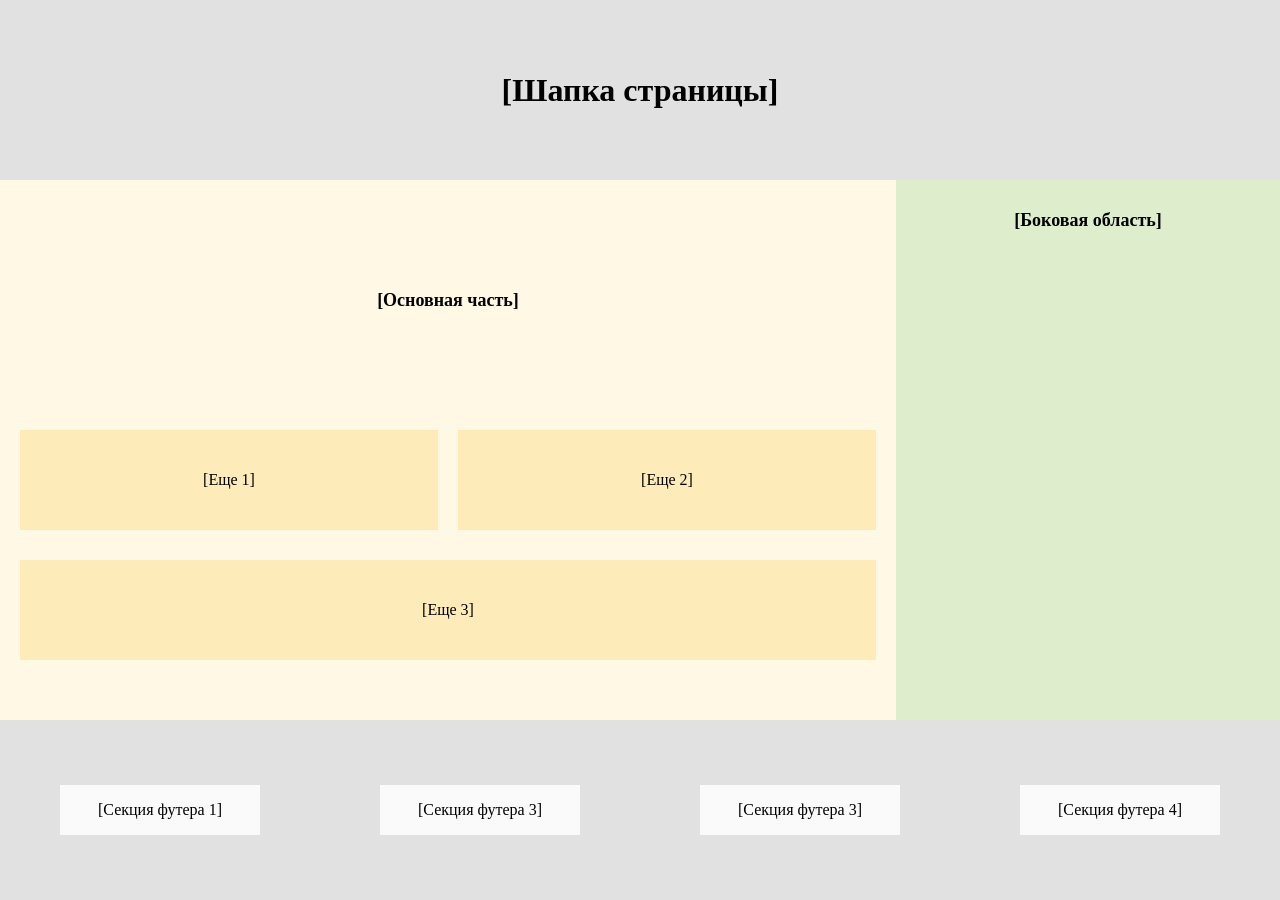
<file: index.html>
<!DOCTYPE html>
<html lang="en">
<head>
    <meta charset="UTF-8">
    <meta http-equiv="X-UA-Compatible" content="IE=edge">
    <meta name="viewport" content="width=device-width, initial-scale=1.0">
    <link rel="stylesheet" href="style.css">
    <title>ДОМАШКА!</title>
</head>
<body>
    <div class="content">
    <header>
        <h1>[Шапка страницы]</h1></header>
    <main>
        
        <div class="main_section">[Основная часть]</div>
        <div class="box1">[Еще 1]</div>
        <div class="box2">[Еще 2]</div>
        <div class="box3">[Еще 3]</div>
    
    </main>
<aside>[Боковая область]</aside>
    <footer>
<div class="box_footer">[Секция футера 1]</div>
<div class="box_footer">[Секция футера 3]</div>
<div class="box_footer">[Секция футера 3]</div>
<div class="box_footer">[Секция футера 4]</div>

    </footer>
</div>
</body>
</html>
</file>
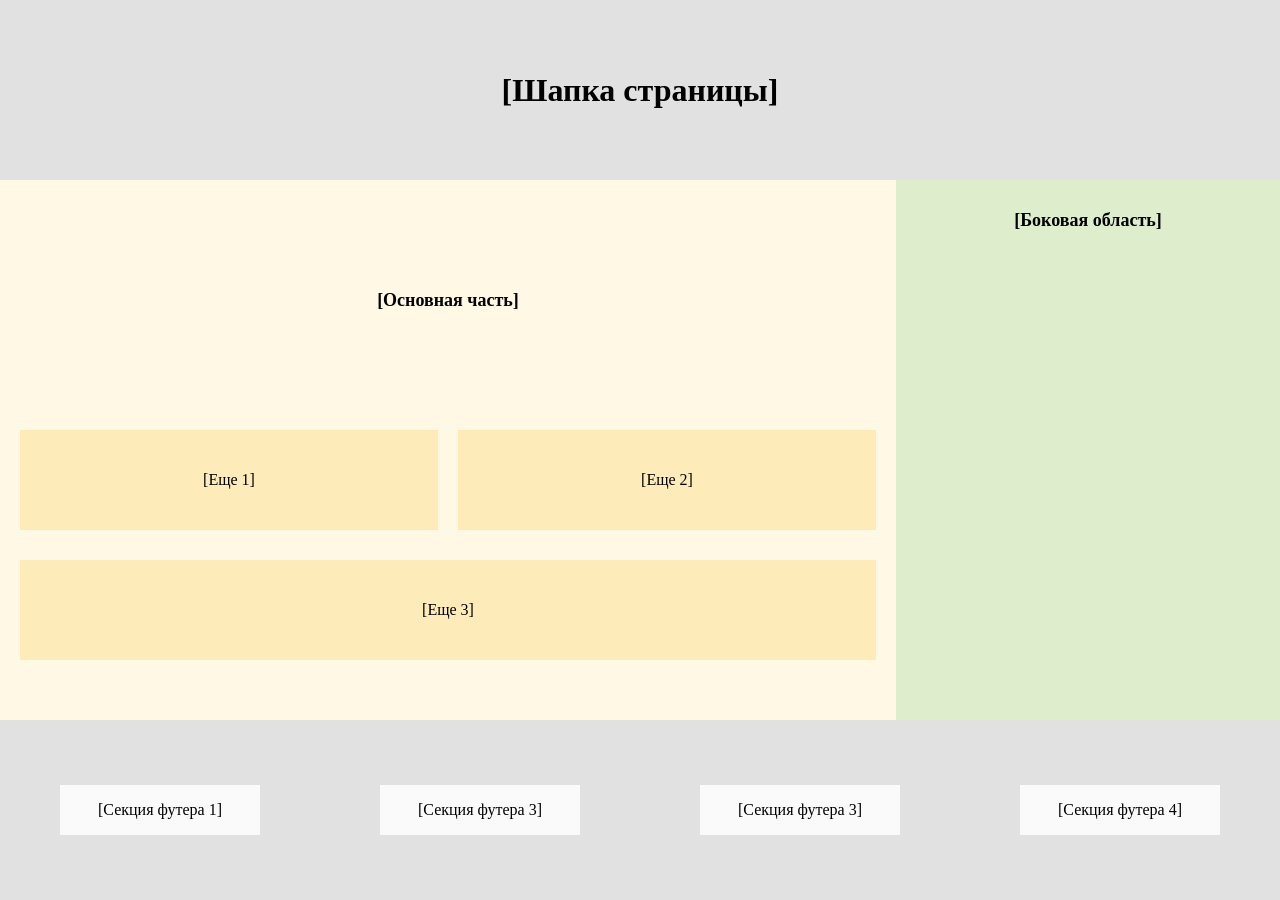
<file: Задание 2/index.html>
<!DOCTYPE html>
<html lang="en">
<head>
    <meta charset="UTF-8">
    <meta http-equiv="X-UA-Compatible" content="IE=edge">
    <meta name="viewport" content="width=device-width, initial-scale=1.0">
    <link rel="stylesheet" href="style.css">
    <title>ДОМАШКА!</title>
</head>
<body>
    <div class="content">
    <header>
        <h1>[Шапка страницы]</h1></header>
    <main>
        
        <div class="main_section">[Основная часть]</div>
        <div class="box1">[Еще 1]</div>
        <div class="box2">[Еще 2]</div>
        <div class="box3">[Еще 3]</div>
    </main>
<aside>[Боковая область]</aside>
    <footer>
<div class="box_footer">[Секция футера 1]</div>
<div class="box_footer">[Секция футера 3]</div>
<div class="box_footer">[Секция футера 3]</div>
<div class="box_footer">[Секция футера 4]</div>
    </footer>
</div>
</body>
</html>
</file>
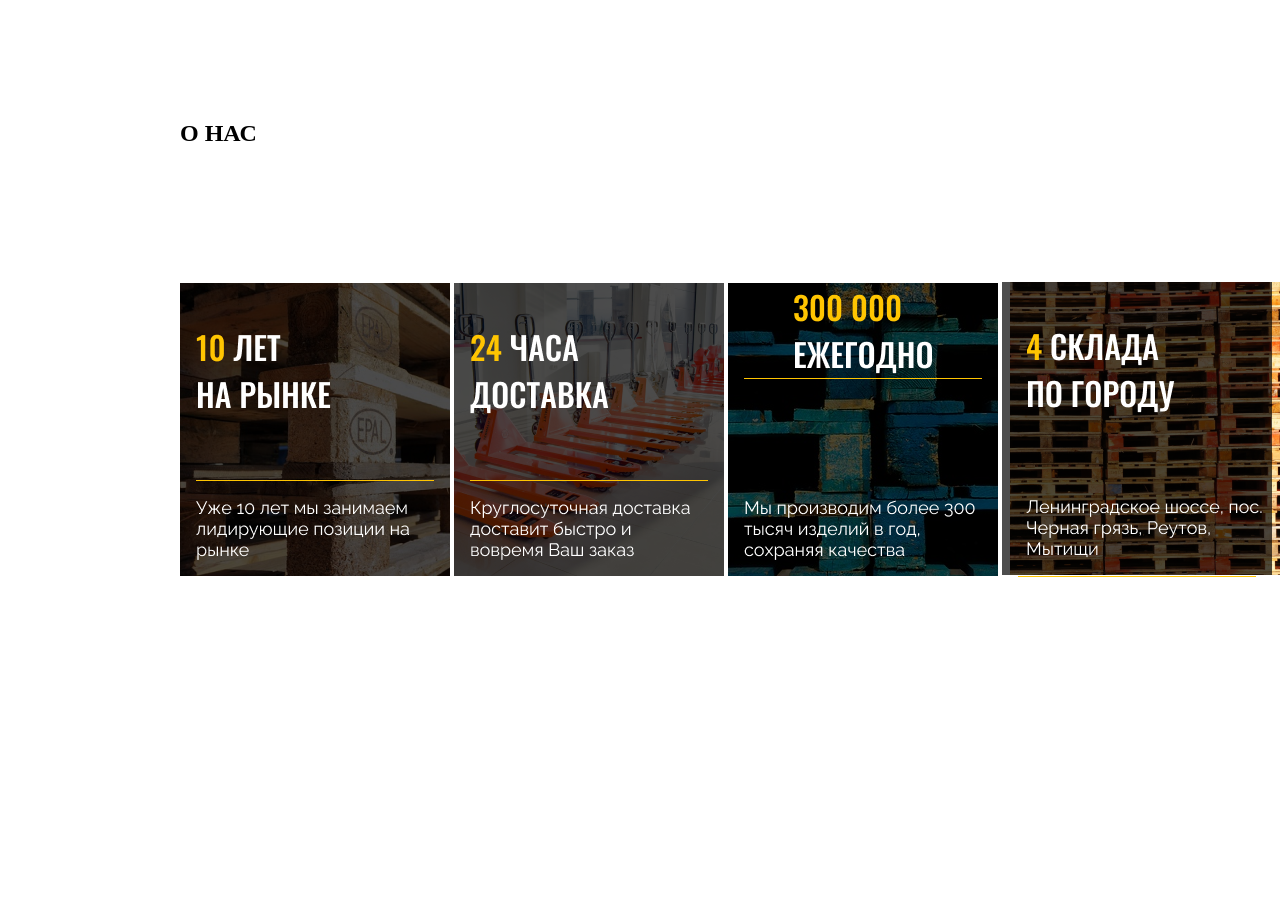
<file: MAKET FIGMA/about.html>
<!DOCTYPE html>
<html lang="en">
<head>
    <meta charset="UTF-8">
    <meta http-equiv="X-UA-Compatible" content="IE=edge">
    <meta name="viewport" content="width=device-width, initial-scale=1.0">
    <title>О НАС</title>
    <link rel="stylesheet" href="./about.css">
    <link rel="stylesheet" href="normalize.css">
</head>
<body>
    <h2>О НАС</h2>
    <div class="images">
        <img src="./assets/Group 1.png" alt="Group1">
        <img src="./assets/10let.png" alt="Group2">
        <img src="./assets/Group 2.png" alt="Group3">
        <img src="./assets/Group 3.png" alt="Group4">
    </div>
</body>
</html>
</file>
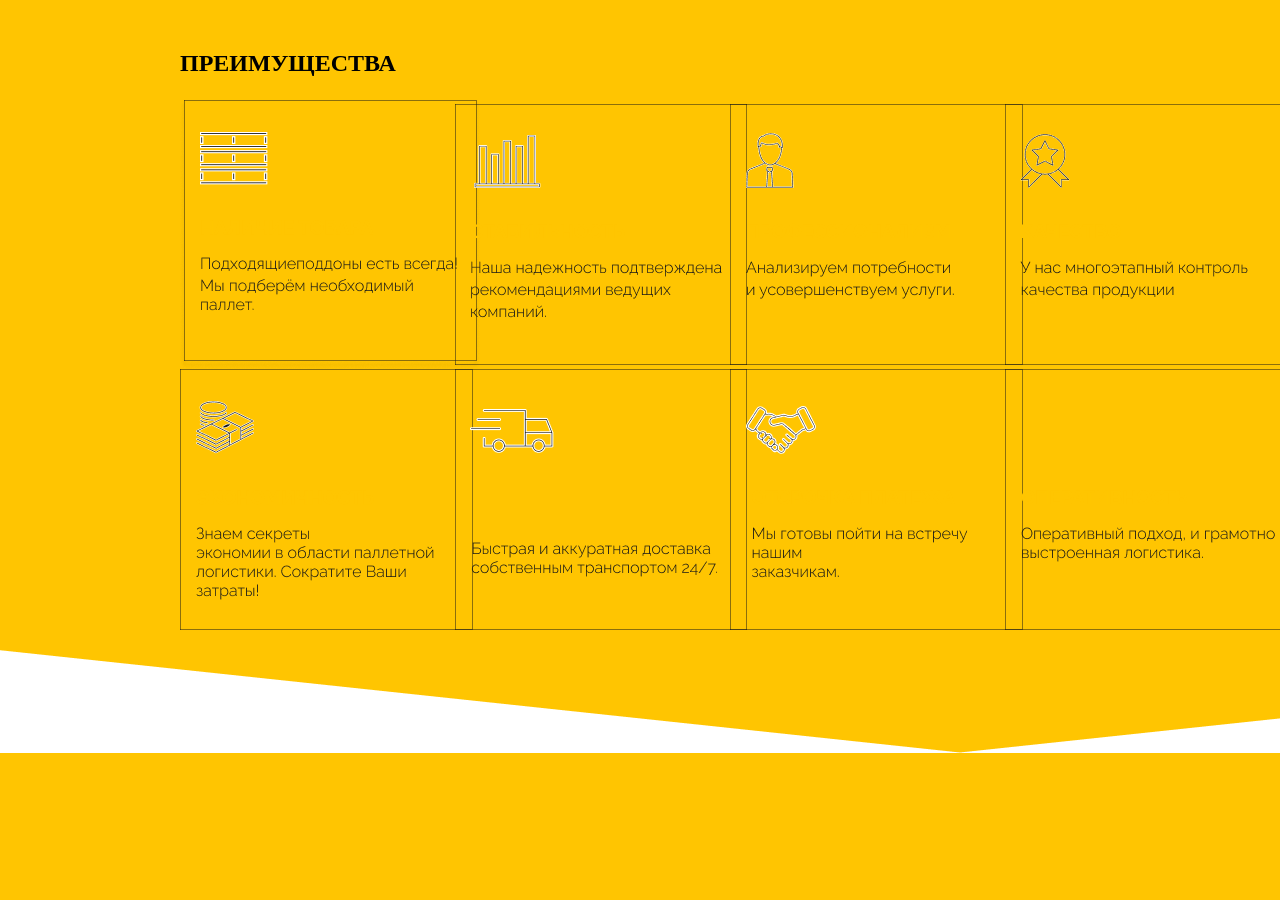
<file: MAKET FIGMA/advantages.html>
<!DOCTYPE html>
<html lang="en">
<head>
    <meta charset="UTF-8">
    <meta http-equiv="X-UA-Compatible" content="IE=edge">
    <meta name="viewport" content="width=device-width, initial-scale=1.0">
    <title>ПРЕИМУЩЕСТВА</title>
    <link rel="stylesheet" href="./advantages.css">
    <link rel="stylesheet" href="normalize.css">
</head>
<body>
    <h2>ПРЕИМУЩЕСТВА</h2>
    <!-- <div class="background2"><img src="./assets/background2.png" alt="background2"></div> -->
    <div class="images">
        <img src="./assets/a1.png" alt="a1">
        <img src="./assets/a2.png" alt="a2">
        <img src="./assets/a3.png" alt="a3">
        <img src="./assets/a4.png" alt="a4">
        <img src="./assets/a5.png" alt="a5">
        <img src="./assets/a6.png" alt="a6">
        <img src="./assets/a7.png" alt="a7">
        <img src="./assets/a8.png" alt="a8">
    </div>
</body>
</html>
</file>
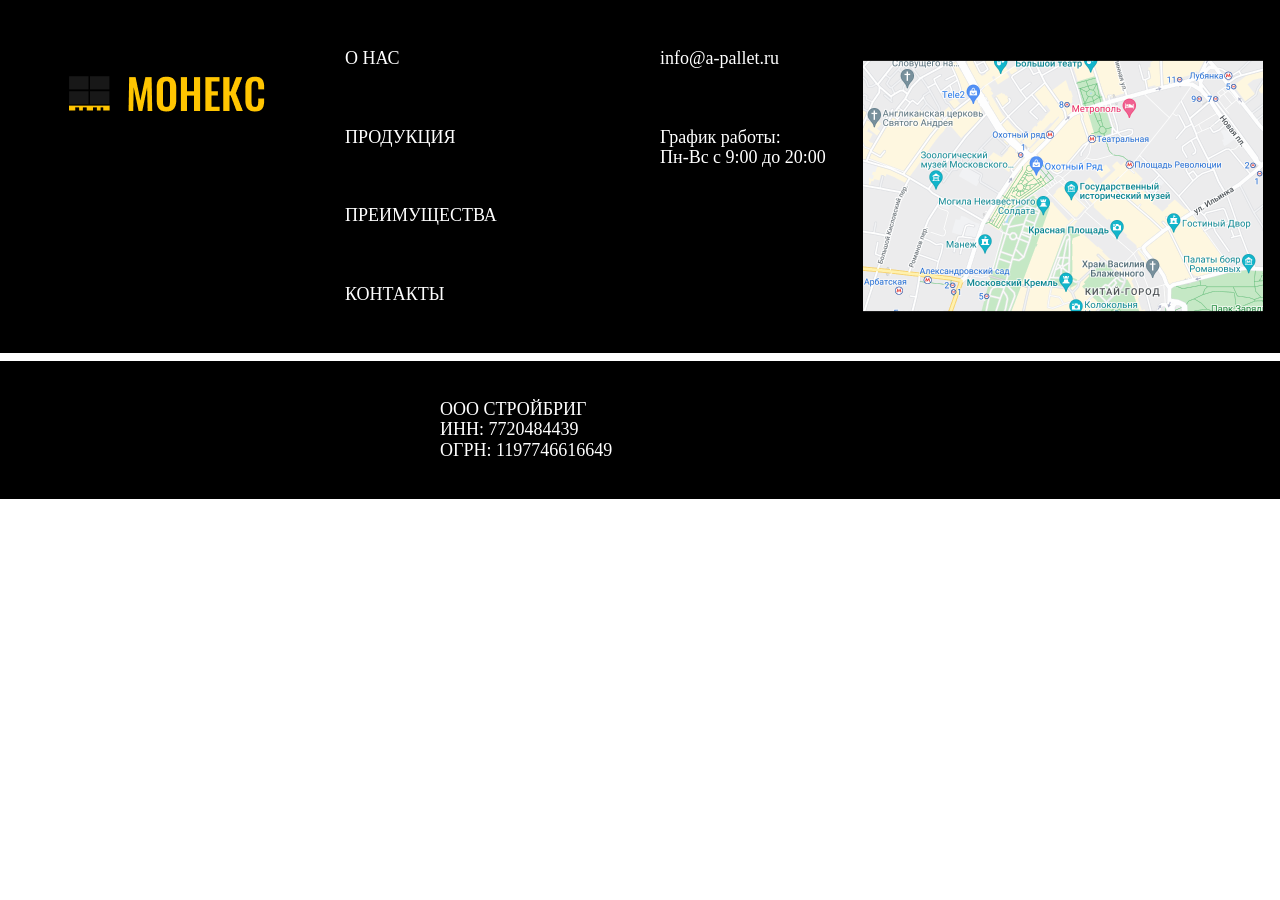
<file: MAKET FIGMA/contacts.html>
<!DOCTYPE html>
<html lang="en">
<head>
    <meta charset="UTF-8">
    <meta http-equiv="X-UA-Compatible" content="IE=edge">
    <meta name="viewport" content="width=device-width, initial-scale=1.0">
    <title>КОНТАКТЫ</title>
    <link rel="stylesheet" href="./contacts.css">
    <link rel="stylesheet" href="normalize.css">
</head>
<body>
    <div class="container">
<div class="logo"><img src="./assets/logo_footer.png" alt="logo_footer"></div>
<div class="menu">
      <p class="box1">О НАС</p>
      <p class="box1">ПРОДУКЦИЯ</p>
      <p class="box1">ПРЕИМУЩЕСТВА</p>
      <p class="box1">КОНТАКТЫ</p>
    </div>
    <div class="mail">
      <p class="box2">info@a-pallet.ru</p>
      <p class="box2">График работы:<br>
        Пн-Вс с 9:00 до 20:00</p></div>
        <div class="map"><img src="./assets/map.png" alt="map"></div>
    </div>
    <hr>
    <footer>
        <p class="box_down">ООО СТРОЙБРИГ<br>
            ИНН: 7720484439 <br>
            ОГРН:  1197746616649</p>
</footer>
</body>
</html>
</file>
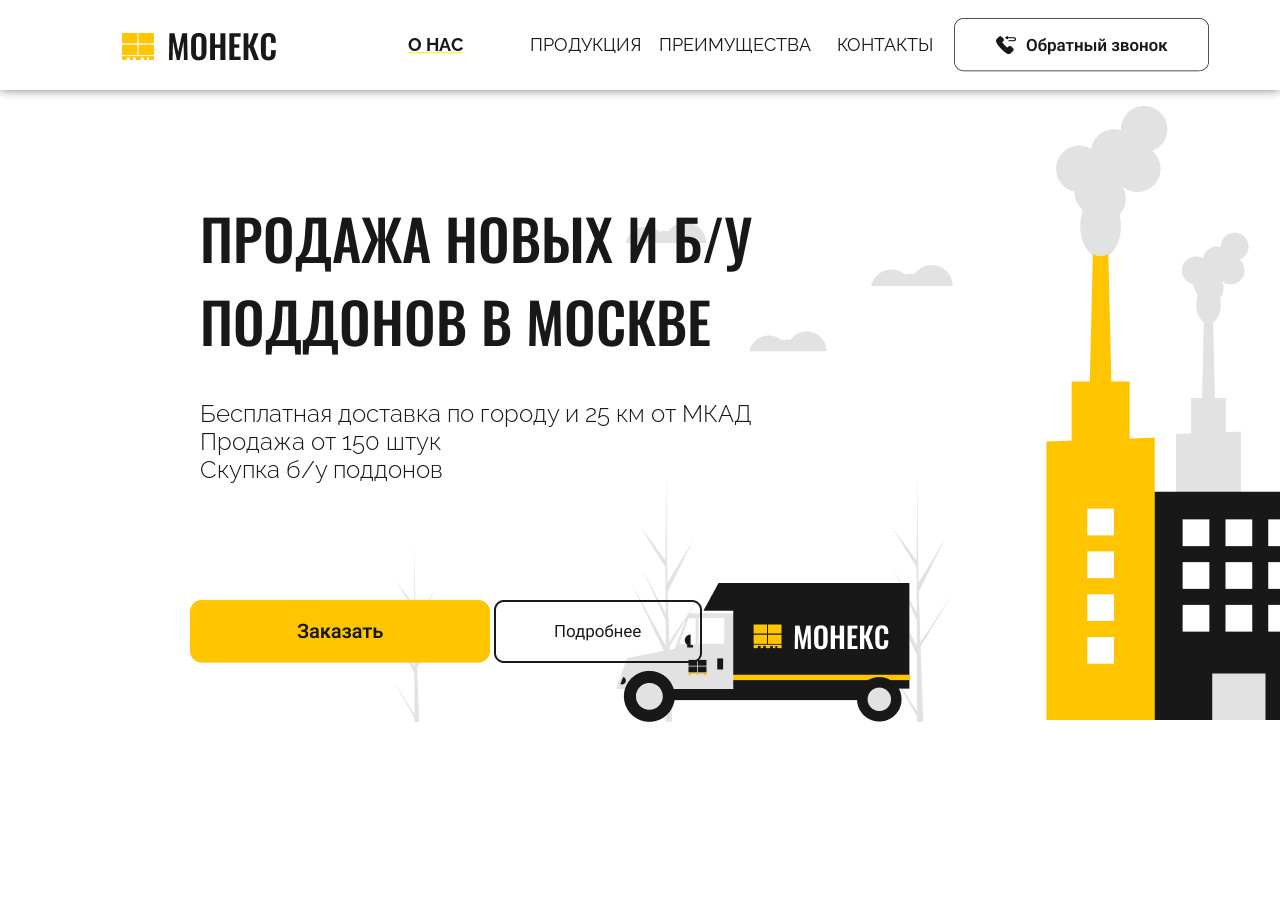
<file: MAKET FIGMA/maket.html>
<!DOCTYPE html>
<html lang="en">
<head>
    <meta charset="UTF-8">
    <meta http-equiv="X-UA-Compatible" content="IE=edge">
    <meta name="viewport" content="width=device-width, initial-scale=1.0">
    <title>Макет Фигма</title>
    <link rel="stylesheet" href="style_maket.css">
    <link rel="stylesheet" href="normalize.css">
    <link href="https://fonts.googleapis.com/css2?family=Cormorant+Garamond:ital@1&family=Raleway:wght@100;300&family=Roboto:wght@300&family=Sacramento&family=Vidaloka&display=swap" rel="stylesheet">
    <link href="https://fonts.googleapis.com/css2?family=Cormorant+Garamond:ital@1&family=Oswald:wght@200&family=Raleway:wght@100;300&family=Roboto:wght@300&family=Sacramento&family=Vidaloka&display=swap" rel="stylesheet">
</head>
<body>
    <header>
        <div class="top_menu">
            <img src="./assets/LOGO.png" alt="Logo">
        <nav class="menu">
            <ul>
              <li class="menu1"><a href="./about.html">О НАС</a></li>
              <li><a href="./products.html">ПРОДУКЦИЯ</a></li>
              <li><a href="./advantages.html">ПРЕИМУЩЕСТВА</a></li>
              <li><a href="./contacts.html">КОНТАКТЫ</a></li>
            </ul>
        </nav>
        <img src="./assets/phone.png" alt="phone">
        </div>
    </header>
    <main>
        <section class="section1">
            <p class="background"><img src="./assets/background.png" alt="background"></p>
            <h2 class="h2_section">Продажа новых и Б/У <br>поддонов в Москве</h2>
            <div class="h2_section_2">Бесплатная доставка по городу и 25 км от МКАД
                <br>Продажа от 150 штук
                <br>Скупка б/у поддонов</div>
                <div class="button1">
                    <img src="./assets/zakaz.png" alt="button1">      
                    <img src="./assets/button1.png" alt="button2">
                </div>
    </main>
</body>
</html>
</file>
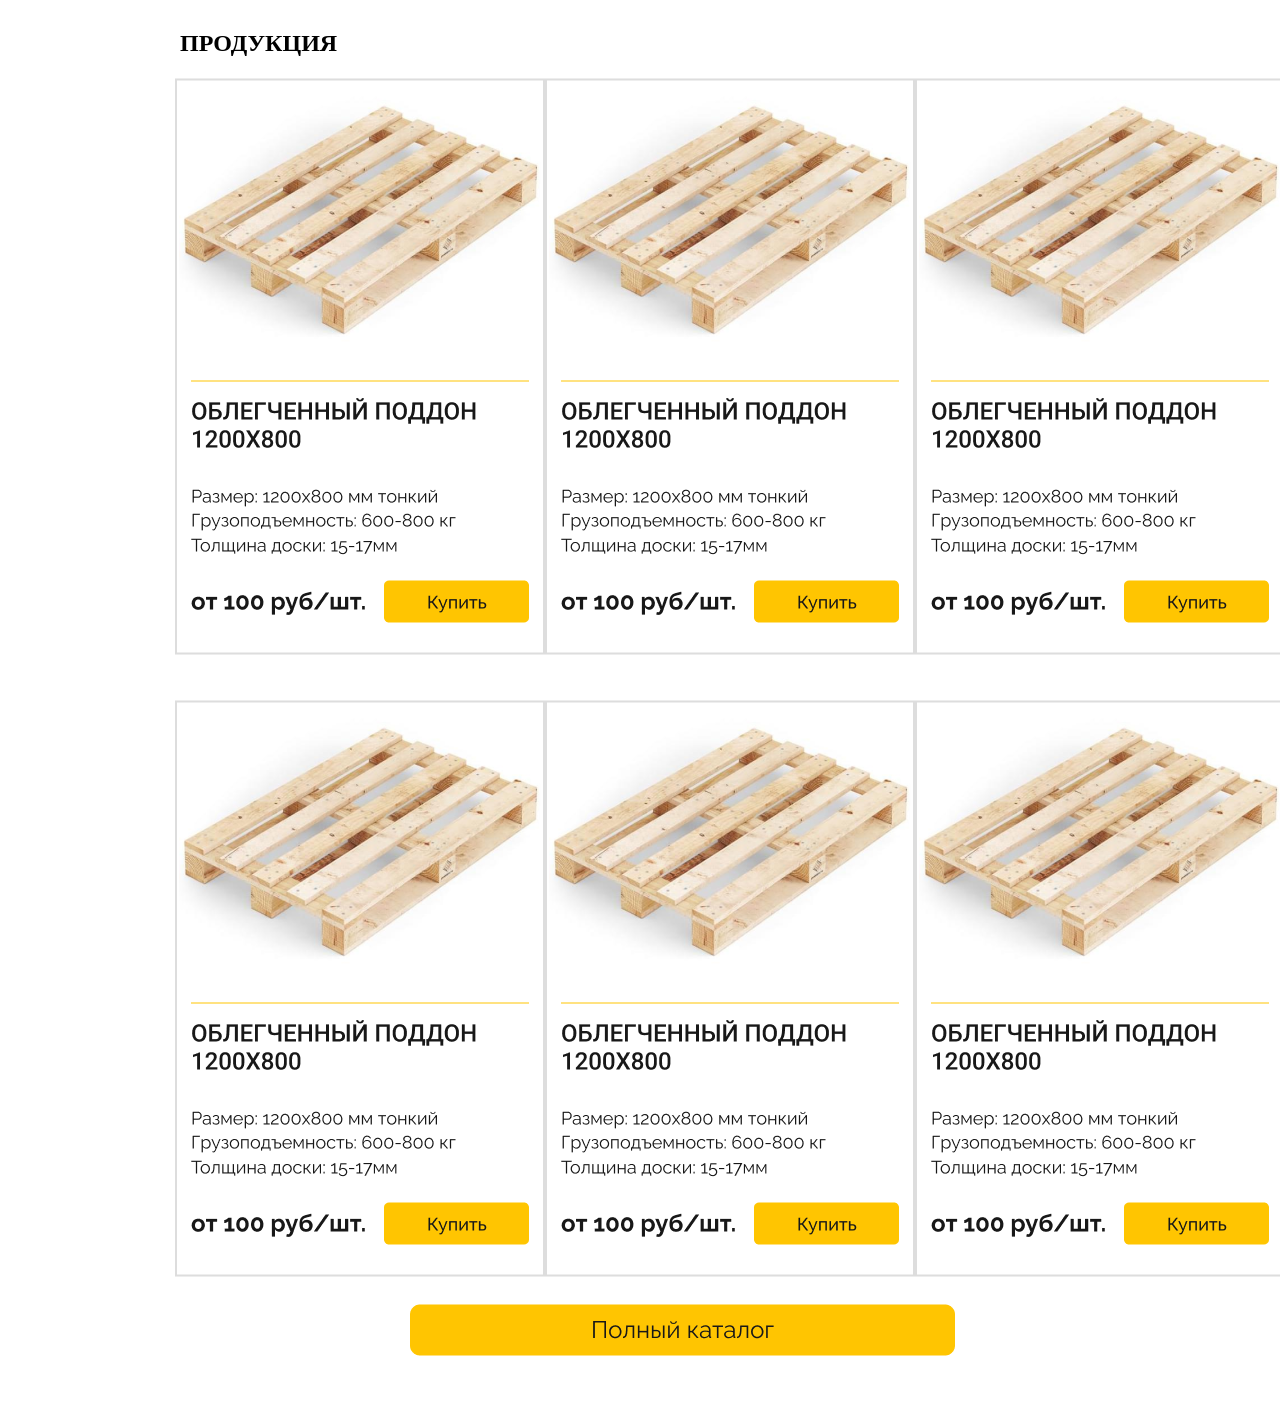
<file: MAKET FIGMA/products.html>
<!DOCTYPE html>
<html lang="en">
<head>
    <meta charset="UTF-8">
    <meta http-equiv="X-UA-Compatible" content="IE=edge">
    <meta name="viewport" content="width=device-width, initial-scale=1.0">
    <title>ПРОДУКЦИЯ</title>
    <link rel="stylesheet" href="./products.css">
    <link rel="stylesheet" href="normalize.css">
</head>
<body>
    <h2>ПРОДУКЦИЯ</h2>
    <div class="images">
        <img src="./assets/p1.png" alt="p1">
        <img src="./assets/p2.png" alt="p2">
        <img src="./assets/p3.png" alt="p3">
        <img src="./assets/p4.png" alt="p4">
        <img src="./assets/p5.png" alt="p5">
        <img src="./assets/p6.png" alt="p6">

    </div>
    <div class="button">
    <img src="./assets/button5.png" alt="button5"></div>
</body>
</html>
</file>
<file: style.css>
*{ font-family: 'Roboto';
    margin: 0;
    padding: 0%;
    box-sizing: border-box;
}

.content{
    
    height: 100vh;
    display: grid;
    grid-template-columns: 70% 30%;
    grid-template-rows: 20% 60% 20%;
    grid-template-areas: 
    "header header"
    "main aside"
    "footer footer";
}
header{
    display: grid;
    justify-items: center;
    align-items: center;
    background-color: #e1e1e1;
    grid-area: header;
}
main{
    padding: 20px;
    display: grid;
    grid-template-columns: repeat(2, 1fr);
    grid-template-rows: 40% 20% 20%;
    background-color: #fff8e4;
    grid-area: main;
    grid-template-areas:
    "main_section main_section"
    "box1 box2"
    "box3 box3";
    row-gap: 30px ;
    column-gap: 20px;
}

.main_section{
    font-weight: bold;
    font-size: large;
    grid-area: main_section;
}
.box1{
    background-color: #feebba;
    grid-area: box1;
}
.box2{
    background-color: #feebba;
    grid-area: box2;
}
.box3{
    background-color: #feebba;
    grid-area: box3;
}

.main_section, .box1, .box2, .box3{
    display: flex;
    justify-content: center;
    align-items: center;
}



aside{
    text-align: center;
    padding-top: 30px;
    background-color: #deedcc;
    grid-area: aside;
    font-weight: bold;
    font-size: large;
}
footer{
    display: grid;
    grid-template-columns: repeat(4, 25%);
    background-color: #e1e1e1;
    grid-area: footer;
    align-items: center;
    justify-items: center;
}
.box_footer{
    display: grid;
    align-items: center;
    justify-items: center;
    height: 50px;
    width: 200px;
    background-color: #fafafa;
}
</file>
<file: Задание 2/style.css>
*{ font-family: 'Roboto';
    margin: 0;
    padding: 0%;
    box-sizing: border-box;
}

.content{
    
    height: 100vh;
    display: grid;
    grid-template-columns: 70% 30%;
    grid-template-rows: 20% 60% 20%;
    grid-template-areas: 
    "header header"
    "main aside"
    "footer footer";
}
header{
    display: grid;
    justify-items: center;
    align-items: center;
    background-color: #e1e1e1;
    grid-area: header;
}
main{
    padding: 20px;
    display: grid;
    grid-template-columns: repeat(2, 1fr);
    grid-template-rows: 40% 20% 20%;
    background-color: #fff8e4;
    grid-area: main;
    grid-template-areas:
    "main_section main_section"
    "box1 box2"
    "box3 box3";
    row-gap: 30px ;
    column-gap: 20px;
}

.main_section{
    font-weight: bold;
    font-size: large;
    grid-area: main_section;
}
.box1{
    background-color: #feebba;
    grid-area: box1;
}
.box2{
    background-color: #feebba;
    grid-area: box2;
}
.box3{
    background-color: #feebba;
    grid-area: box3;
}

.main_section, .box1, .box2, .box3{
    display: flex;
    justify-content: center;
    align-items: center;
}

aside{
    text-align: center;
    padding-top: 30px;
    background-color: #deedcc;
    grid-area: aside;
    font-weight: bold;
    font-size: large;
}
footer{
    display: grid;
    grid-template-columns: repeat(4, 25%);
    background-color: #e1e1e1;
    grid-area: footer;
    align-items: center;
    justify-items: center;
}
.box_footer{
    display: grid;
    align-items: center;
    justify-items: center;
    height: 50px;
    width: 200px;
    background-color: #fafafa;
}
</file>
<file: MAKET FIGMA/about.css>
*{
    font-family: 'Oswald';
}
h2{
    position: absolute;
    padding-top: 100px;
    margin-left: 20vh;
}

.images{
    display: grid;
    padding-top: 400px;
    grid-template-columns: repeat(4, 1fr);
    grid-template-rows: 20% 80%;
    justify-content: center;
    align-content: flex-end;
    align-items: center;
    margin-left: 20vh;
}
</file>
<file: MAKET FIGMA/advantages.css>
*{
    font-family: 'Oswald';
}
h2{
    position: absolute;
    padding-top: 30px;
    margin-left: 20vh;
}

.images{
    display: grid;
    padding-top: 100px;
    grid-template-columns: repeat(4, 25%);
    justify-content: center;
    align-items: center;
    margin-left: 20vh;
    column-gap: 0px;
}
body {
    background-image: url(./assets/background2.png);
    background-attachment: fixed;
    }
</file>
<file: MAKET FIGMA/contacts.css>
*{
    font-family:'Roboto';
}
.container{
    background-color: black;
    height: 100%;
        display: grid;
        grid-template-columns: repeat(4, 25%);
        grid-template-rows: 80% 20%;
        grid-template-areas: 
        "logo menu mail map"
        "all footer";
        padding: 10px;
    }

p {
    display: grid;
    grid-template-rows: 25% 25% 25% 25%;
    justify-items: center;
    justify-content:space-between;
    width: 600px;
    list-style: none;
    font: bold;
    color: #ffffff;
    font-size: 18px;
    padding: 20px;
    }
    .logo{
        display: grid;
        padding-top: 50px;
        justify-content: center;
    }
    .map{
        display: grid;
        padding-top: 50px;
        justify-content: center;
        margin-right: 100px;
    }
    footer{
        display: grid;
        background-color: #000000;
        grid-area: footer;
        align-items: center;
        justify-items: center;
        padding-left: 200px;
    }
    hr {
        border: none; /* Убираем границу */
        background-color: rgb(136, 140, 93); /* Цвет линии */
        color: rgb(255, 242, 0); /* Цвет линии для IE6-7 */
        height: 0,5px; /* Толщина линии */
       }
</file>
<file: MAKET FIGMA/style_maket.css>
*{
    font-family: 'Raleway';
}
header{
    background-color: white;
    box-shadow: 0 0 10px rgba(0,0,0,0.5);
    width:auto;
}
.logo{
    background-image: url(./assets/LOGO.png);
}

.top_menu{
    height: 70px;
    display: grid;
    grid-template-columns: 30% 40% 30%;
    background-color: #ffffff;
    align-items: center;
    justify-items: center;
    justify-content:space-between;
    padding: 10px;
    
}
.menu1{
    text-decoration: underline yellow;
    font-weight: bolder;
}
ul {
    display: grid;
    grid-template-columns: 25% 25% 25% 25%;
    justify-items: center;
    justify-content:space-between;
    width: 600px;
    list-style: none;
    font: bold
  }
  a {
      text-decoration: none;
      color: #181818;
      font-size: 18px;
    }
  li {
      
    display: inline;
}
.background{
    background:no-repeat;
    background-size: cover;
    float: right;
    padding-left: 10px;
    padding-bottom: 10px;
    position: relative;
    height: 100%;
    width: 100vh;
}
.h2_section{
    font-family: 'Oswald';
font-style: normal;
font-weight: 500;
font-size: 56px;
line-height: 83px;
text-transform: uppercase;
color: #181818;
position: absolute;
	top: 150px;
	left: 200px;
	width: 100%;
}
.h2_section_2{
    font-family: 'Raleway';
font-style: normal;
font-weight: 300;
font-size: 24px;
line-height: 28px;
color: #181818;
position: absolute;
	top: 400px;
	left: 200px;
	width: 100%;
}
.button1{
    position: absolute;
    left: 190px;
    top: 600px;
}
</file>
<file: MAKET FIGMA/products.css>
*{
    font-family: 'Oswald';
}
h2{
    position: absolute;
    padding-top: 10px;
    margin-left: 20vh;
}

.images{
    display: grid;
    padding-top: 70px;
    grid-template-columns: repeat(3, 1fr);
    grid-template-rows: 50% 50%;
    justify-content: center;
    align-items: center;
    margin-left: 20vh;
    row-gap: 30px;
}
.button{
    position: absolute;
    padding-top: 50px;
    padding-bottom: 50px;
    margin-left: 32%;
}
</file>
